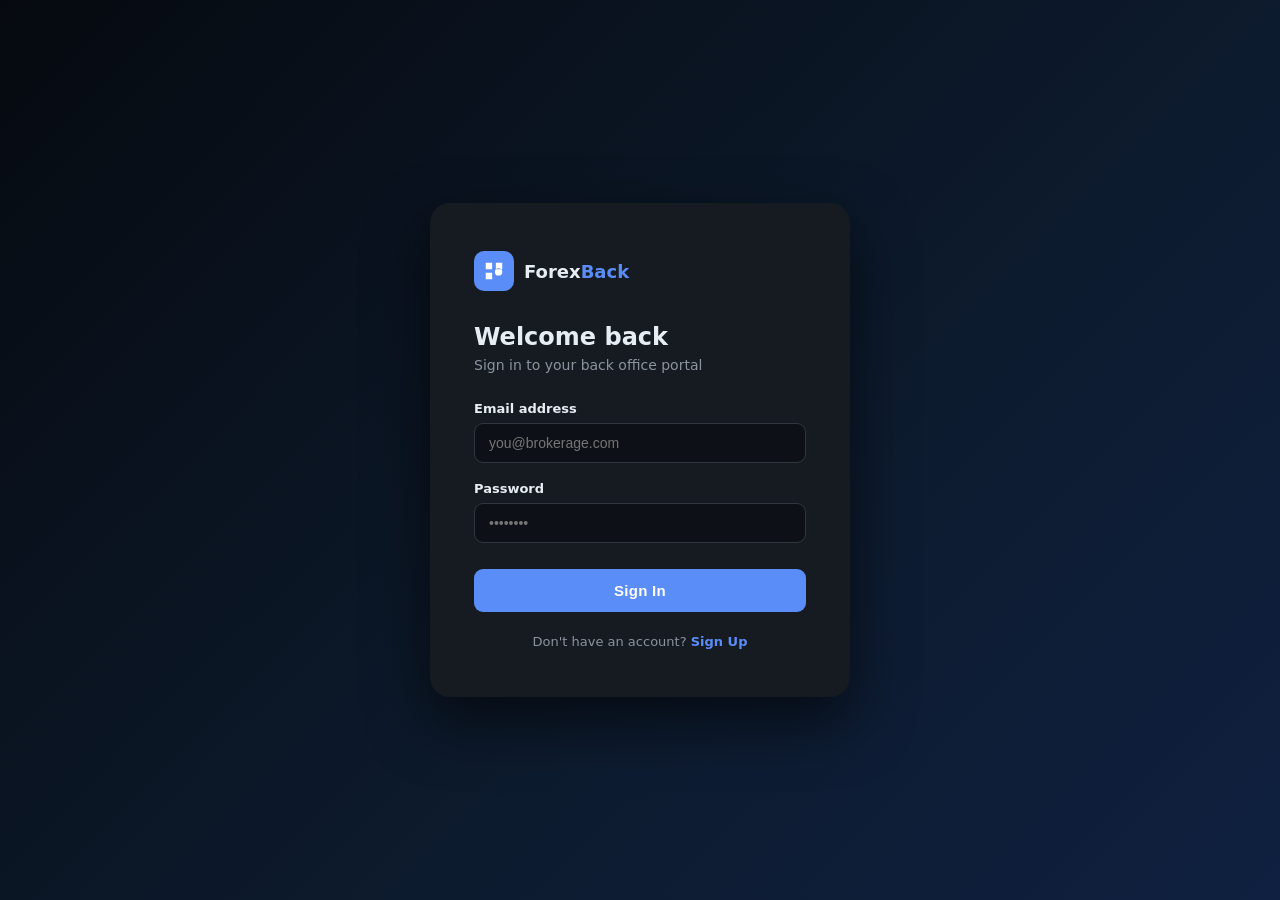
<file: index.html>
<!DOCTYPE html>
<html lang="en">
<head>
  <meta charset="UTF-8" />
  <meta name="viewport" content="width=device-width, initial-scale=1.0" />
  <title>ForexBack — Back Office Portal</title>
  <link rel="stylesheet" href="assets/css/styles.css" />
  <!-- Anti-flash: apply theme before first paint -->
  <script>
    (function () {
      var saved = localStorage.getItem('forexback-theme');
      var isDark;
      if (saved === 'dark')       { isDark = true; }
      else if (saved === 'light') { isDark = false; }
      else {
        var h = new Date().getHours();
        isDark = !(h >= 7 && h < 19); // night = dark
      }
      if (isDark) document.documentElement.setAttribute('data-theme', 'dark');
    })();
  </script>
</head>
<body>

  <!-- ══════════════════════════════════════
       LOGIN SCREEN
  ══════════════════════════════════════ -->
  <div id="screen-login" class="auth-wrap">
    <div class="auth-card">

      <div class="auth-brand">
        <div class="logo-icon">
          <svg viewBox="0 0 24 24"><path d="M3 3h7v7H3zm11 0h7v7h-7zM3 14h7v7H3zm14 3a4 4 0 1 0 0-8 4 4 0 0 0 0 8z"/></svg>
        </div>
        <div class="logo-text">Forex<span>Back</span></div>
      </div>

      <div class="auth-title">Welcome back</div>
      <div class="auth-sub">Sign in to your back office portal</div>

      <div class="form-group">
        <label for="login-email">Email address</label>
        <input type="email" id="login-email" placeholder="you@brokerage.com" />
      </div>

      <div class="form-group">
        <label for="login-pass">Password</label>
        <input type="password" id="login-pass" placeholder="••••••••" />
        <div class="error-msg" id="login-error">Please enter your email and password.</div>
      </div>

      <button class="btn-primary" onclick="doLogin()">Sign In</button>

      <div class="auth-footer">
        Don't have an account? <a onclick="show('screen-signup')">Sign Up</a>
      </div>

    </div>
  </div>


  <!-- ══════════════════════════════════════
       SIGN UP SCREEN
  ══════════════════════════════════════ -->
  <div id="screen-signup" class="auth-wrap hidden">
    <div class="auth-card">

      <div class="auth-brand">
        <div class="logo-icon">
          <svg viewBox="0 0 24 24"><path d="M3 3h7v7H3zm11 0h7v7h-7zM3 14h7v7H3zm14 3a4 4 0 1 0 0-8 4 4 0 0 0 0 8z"/></svg>
        </div>
        <div class="logo-text">Forex<span>Back</span></div>
      </div>

      <div class="auth-title">Create account</div>
      <div class="auth-sub">Join the back office team</div>

      <div class="form-group">
        <label for="signup-name">Full name</label>
        <input type="text" id="signup-name" placeholder="Jane Smith" />
      </div>

      <div class="form-group">
        <label for="signup-email">Email address</label>
        <input type="email" id="signup-email" placeholder="you@brokerage.com" />
      </div>

      <div class="form-group">
        <label for="signup-pass">Password</label>
        <input type="password" id="signup-pass" placeholder="••••••••" />
        <div class="error-msg" id="signup-error">Please fill in all fields.</div>
      </div>

      <button class="btn-primary" onclick="doSignup()">Create Account</button>

      <div class="auth-footer">
        Already have an account? <a onclick="show('screen-login')">Sign In</a>
      </div>

    </div>
  </div>


  <!-- ══════════════════════════════════════
       DASHBOARD SCREEN
  ══════════════════════════════════════ -->
  <div id="screen-dashboard" class="app hidden">

    <!-- ── Sidebar ── -->
    <aside class="sidebar">

      <div class="sb-brand">
        <div class="logo-icon">
          <svg viewBox="0 0 24 24"><path d="M3 3h7v7H3zm11 0h7v7h-7zM3 14h7v7H3zm14 3a4 4 0 1 0 0-8 4 4 0 0 0 0 8z"/></svg>
        </div>
        <div class="logo-text">Forex<span>Back</span></div>
      </div>

      <!-- Main -->
      <div class="sb-section">
        <div class="sb-section-label">Main</div>
        <a class="nav-item active" onclick="setNav(this)">
          <svg viewBox="0 0 24 24" fill="currentColor"><path d="M10 20v-6h4v6h5v-8h3L12 3 2 12h3v8z"/></svg>
          Overview
        </a>
        <a class="nav-item" onclick="setNav(this)">
          <svg viewBox="0 0 24 24" fill="currentColor"><path d="M19 9H5l7 7z"/></svg>
          Withdrawals
          <span class="badge">12</span>
        </a>
        <a class="nav-item" onclick="setNav(this)">
          <svg viewBox="0 0 24 24" fill="currentColor"><path d="M5 15h14L12 8z"/></svg>
          Deposits
        </a>
        <a class="nav-item" onclick="setNav(this)">
          <svg viewBox="0 0 24 24" fill="currentColor"><path d="M6.99 11L3 15l3.99 4v-3H14v-2H6.99v-3zM21 9l-3.99-4v3H10v2h7.01v3L21 9z"/></svg>
          Internal Transfers
        </a>
      </div>

      <!-- Compliance -->
      <div class="sb-section">
        <div class="sb-section-label">Compliance</div>
        <a class="nav-item" onclick="setNav(this)">
          <svg viewBox="0 0 24 24" fill="currentColor"><path d="M12 2l3.09 6.26L22 9.27l-5 4.87 1.18 6.88L12 17.77l-6.18 3.25L7 14.14 2 9.27l6.91-1.01L12 2z"/></svg>
          KYC / AML Review
          <span class="badge">7</span>
        </a>
        <a class="nav-item" onclick="setNav(this)">
          <svg viewBox="0 0 24 24" fill="currentColor"><path d="M14 2H6a2 2 0 0 0-2 2v16a2 2 0 0 0 2 2h12a2 2 0 0 0 2-2V8l-6-6zm-1 1.5L18.5 9H13V3.5zM6 20V4h5v7h7v9H6z"/></svg>
          Documents
        </a>
        <a class="nav-item" onclick="setNav(this)">
          <svg viewBox="0 0 24 24" fill="currentColor"><path d="M1 21h22L12 2 1 21zm12-3h-2v-2h2v2zm0-4h-2v-4h2v4z"/></svg>
          Suspicious Activity
          <span class="badge">3</span>
        </a>
      </div>

      <!-- Accounts -->
      <div class="sb-section">
        <div class="sb-section-label">Accounts</div>
        <a class="nav-item" onclick="setNav(this)">
          <svg viewBox="0 0 24 24" fill="currentColor"><path d="M16 11c1.66 0 2.99-1.34 2.99-3S17.66 5 16 5c-1.66 0-3 1.34-3 3s1.34 3 3 3zm-8 0c1.66 0 2.99-1.34 2.99-3S9.66 5 8 5C6.34 5 5 6.34 5 8s1.34 3 3 3zm0 2c-2.33 0-7 1.17-7 3.5V19h14v-2.5c0-2.33-4.67-3.5-7-3.5zm8 0c-.29 0-.62.02-.97.05 1.16.84 1.97 1.97 1.97 3.45V19h6v-2.5c0-2.33-4.67-3.5-7-3.5z"/></svg>
          Client Accounts
        </a>
        <a class="nav-item" onclick="setNav(this)">
          <svg viewBox="0 0 24 24" fill="currentColor"><path d="M4 10v7h3v-7H4zm6 0v7h3v-7h-3zm-8 12h19v-3H2v3zm14-12v7h3v-7h-3zM11.5 1L2 6v2h19V6l-9.5-5z"/></svg>
          Account Balances
        </a>
        <a class="nav-item" onclick="setNav(this)">
          <svg viewBox="0 0 24 24" fill="currentColor"><path d="M13 3a9 9 0 0 0-9 9H1l3.89 3.89.07.14L9 12H6c0-3.87 3.13-7 7-7s7 3.13 7 7-3.13 7-7 7a6.995 6.995 0 0 1-5.82-3.11l-1.46 1.45A9 9 0 1 0 13 3zm-1 5v5l4.28 2.54.72-1.21L13 12V8h-1z"/></svg>
          Transaction History
        </a>
      </div>

      <!-- Reports -->
      <div class="sb-section">
        <div class="sb-section-label">Reports</div>
        <a class="nav-item" onclick="setNav(this)">
          <svg viewBox="0 0 24 24" fill="currentColor"><path d="M5 9.2h3V19H5V9.2zM10.6 5h2.8v14h-2.8V5zm5.6 8H19v6h-2.8v-6z"/></svg>
          Daily Reports
        </a>
        <a class="nav-item" onclick="setNav(this)">
          <svg viewBox="0 0 24 24" fill="currentColor"><path d="M19 9h-4V3H9v6H5l7 7 7-7zm-8 2V5h2v6h1.17L12 13.17 9.83 11H11zm-6 7h14v2H5v-2z"/></svg>
          Export Data
        </a>
      </div>

      <!-- System -->
      <div class="sb-section">
        <div class="sb-section-label">System</div>
        <a class="nav-item" onclick="setNav(this)">
          <svg viewBox="0 0 24 24" fill="currentColor"><path d="M19.14 12.94c.04-.3.06-.61.06-.94 0-.32-.02-.64-.07-.94l2.03-1.58c.18-.14.23-.41.12-.61l-1.92-3.32a.49.49 0 0 0-.61-.18l-2.39.96c-.5-.38-1.03-.7-1.62-.94l-.36-2.54a.484.484 0 0 0-.48-.41h-3.84c-.24 0-.43.17-.47.41l-.36 2.54c-.59.24-1.13.57-1.62.94l-2.39-.96a.49.49 0 0 0-.61.18L2.98 9.72a.48.48 0 0 0 .12.61l2.03 1.58c-.05.3-.07.62-.07.94s.02.64.07.94l-2.03 1.58a.49.49 0 0 0-.12.61l1.92 3.32c.12.22.41.29.61.18l2.39-.96c.5.38 1.03.7 1.62.94l.36 2.54c.05.24.24.41.48.41h3.84c.24 0 .44-.17.47-.41l.36-2.54c.59-.24 1.13-.56 1.62-.94l2.39.96c.22.08.49 0 .61-.18l1.92-3.32a.48.48 0 0 0-.12-.61l-2.01-1.58zM12 15.6a3.6 3.6 0 1 1 0-7.2 3.6 3.6 0 0 1 0 7.2z"/></svg>
          Settings
        </a>
      </div>

      <!-- User footer -->
      <div class="sb-footer">
        <div class="sb-user">
          <div class="avatar" id="sb-initials">JD</div>
          <div class="sb-user-info">
            <div class="sb-user-name" id="sb-name">Jane Doe</div>
            <div class="sb-user-role">Back Office Staff</div>
          </div>
          <button class="logout-btn" onclick="doLogout()" title="Sign out">
            <svg viewBox="0 0 24 24" fill="currentColor"><path d="M17 7l-1.41 1.41L18.17 11H8v2h10.17l-2.58 2.58L17 17l5-5-5-5zM4 5h8V3H4c-1.1 0-2 .9-2 2v14c0 1.1.9 2 2 2h8v-2H4V5z"/></svg>
          </button>
        </div>
      </div>

    </aside>


    <!-- ── Main content ── -->
    <div class="main">

      <!-- Topbar -->
      <header class="topbar">
        <div class="topbar-title">
          Overview &nbsp;<span>/ Back Office</span>
        </div>

        <div class="topbar-search">
          <svg viewBox="0 0 24 24" fill="currentColor"><path d="M15.5 14h-.79l-.28-.27A6.471 6.471 0 0 0 16 9.5 6.5 6.5 0 1 0 9.5 16c1.61 0 3.09-.59 4.23-1.57l.27.28v.79l5 4.99L20.49 19l-4.99-5zm-6 0C7.01 14 5 11.99 5 9.5S7.01 5 9.5 5 14 7.01 14 9.5 11.99 14 9.5 14z"/></svg>
          <input type="text" placeholder="Search clients, transactions…" />
        </div>

        <div class="topbar-actions">

          <!-- Dark mode toggle -->
          <div class="theme-toggle" onclick="toggleTheme()" title="Toggle dark mode (auto by daylight)">
            <div class="theme-toggle-track">
              <div class="theme-toggle-knob">
                <!-- Sun -->
                <svg class="icon-sun" viewBox="0 0 24 24" fill="currentColor">
                  <path d="M12 7a5 5 0 1 0 0 10A5 5 0 0 0 12 7zm0-5a1 1 0 0 1 1 1v1a1 1 0 0 1-2 0V3a1 1 0 0 1 1-1zm0 17a1 1 0 0 1 1 1v1a1 1 0 0 1-2 0v-1a1 1 0 0 1 1-1zm10-9a1 1 0 0 1 0 2h-1a1 1 0 0 1 0-2h1zM4 11a1 1 0 0 1 0 2H3a1 1 0 0 1 0-2h1zm14.66-6.07a1 1 0 0 1 0 1.41l-.71.71a1 1 0 1 1-1.41-1.41l.71-.71a1 1 0 0 1 1.41 0zM6.05 17.54a1 1 0 0 1 0 1.41l-.71.71a1 1 0 1 1-1.41-1.41l.71-.71a1 1 0 0 1 1.41 0zm12.62 1.41a1 1 0 0 1-1.41 0l-.71-.71a1 1 0 0 1 1.41-1.41l.71.71a1 1 0 0 1 0 1.41zM5.34 6.34a1 1 0 0 1-1.41 0l-.71-.71A1 1 0 1 1 4.63 4.22l.71.71a1 1 0 0 1 0 1.41z"/>
                </svg>
                <!-- Moon -->
                <svg class="icon-moon" viewBox="0 0 24 24" fill="currentColor">
                  <path d="M21 12.79A9 9 0 1 1 11.21 3a7 7 0 0 0 9.79 9.79z"/>
                </svg>
              </div>
            </div>
            <span class="theme-toggle-label" id="theme-label">
              Auto<span class="auto-badge" id="auto-badge">AUTO</span>
            </span>
          </div>

          <div class="topbar-btn">
            <div class="notif-dot"></div>
            <svg viewBox="0 0 24 24" fill="currentColor"><path d="M12 22c1.1 0 2-.9 2-2h-4a2 2 0 0 0 2 2zm6-6v-5c0-3.07-1.64-5.64-4.5-6.32V4a1.5 1.5 0 0 0-3 0v.68C7.63 5.36 6 7.92 6 11v5l-2 2v1h16v-1l-2-2z"/></svg>
          </div>
          <div class="topbar-btn">
            <svg viewBox="0 0 24 24" fill="currentColor"><path d="M20 2H4c-1.1 0-2 .9-2 2v18l4-4h14c1.1 0 2-.9 2-2V4c0-1.1-.9-2-2-2z"/></svg>
          </div>
          <div class="topbar-avatar" id="top-initials">JD</div>
        </div>
      </header>

      <!-- Page content -->
      <div class="content">
        <div class="page-date" id="page-date"></div>

        <!-- ── Stat cards ── -->
        <div class="stat-grid">

          <div class="stat-card blue">
            <div class="stat-top">
              <div class="stat-label">Pending Withdrawals</div>
              <div class="stat-icon blue">
                <svg viewBox="0 0 24 24" fill="currentColor"><path d="M19 9h-4V3H9v6H5l7 7 7-7zm-8 2V5h2v6h1.17L12 13.17 9.83 11H11zm-6 7h14v2H5v-2z"/></svg>
              </div>
            </div>
            <div class="stat-val">12</div>
            <div class="stat-sub">Total value <b>$84,320</b></div>
          </div>

          <div class="stat-card warn">
            <div class="stat-top">
              <div class="stat-label">KYC Pending</div>
              <div class="stat-icon warn">
                <svg viewBox="0 0 24 24" fill="currentColor"><path d="M12 2l3.09 6.26L22 9.27l-5 4.87 1.18 6.88L12 17.77l-6.18 3.25L7 14.14 2 9.27l6.91-1.01L12 2z"/></svg>
              </div>
            </div>
            <div class="stat-val">7</div>
            <div class="stat-sub"><b class="down">+3</b> since yesterday</div>
          </div>

          <div class="stat-card green">
            <div class="stat-top">
              <div class="stat-label">Deposits Today</div>
              <div class="stat-icon green">
                <svg viewBox="0 0 24 24" fill="currentColor"><path d="M5 15h14L12 8z"/></svg>
              </div>
            </div>
            <div class="stat-val">$142k</div>
            <div class="stat-sub"><b>↑ 18%</b> vs yesterday</div>
          </div>

          <div class="stat-card red">
            <div class="stat-top">
              <div class="stat-label">SAR Alerts</div>
              <div class="stat-icon red">
                <svg viewBox="0 0 24 24" fill="currentColor"><path d="M1 21h22L12 2 1 21zm12-3h-2v-2h2v2zm0-4h-2v-4h2v4z"/></svg>
              </div>
            </div>
            <div class="stat-val">3</div>
            <div class="stat-sub">Require immediate review</div>
          </div>

        </div>

        <!-- ── Middle row ── -->
        <div class="lower-grid">

          <!-- Pending Withdrawals table -->
          <div class="widget">
            <div class="widget-head">
              <h3>Pending Withdrawal Requests</h3>
              <a class="see-all">View all →</a>
            </div>
            <table>
              <thead>
                <tr>
                  <th>Client</th>
                  <th>Amount</th>
                  <th>Method</th>
                  <th>Status</th>
                </tr>
              </thead>
              <tbody>
                <tr>
                  <td>
                    <div>Oliver Chen</div>
                    <div class="sub">ACC-40221</div>
                  </td>
                  <td><div class="amount">$12,500</div></td>
                  <td>Wire</td>
                  <td><span class="pill pending">Pending</span></td>
                </tr>
                <tr>
                  <td>
                    <div>Sarah Muller</div>
                    <div class="sub">ACC-38819</div>
                  </td>
                  <td><div class="amount">$4,200</div></td>
                  <td>SEPA</td>
                  <td><span class="pill review">In Review</span></td>
                </tr>
                <tr>
                  <td>
                    <div>James Kowalski</div>
                    <div class="sub">ACC-51002</div>
                  </td>
                  <td><div class="amount">$31,000</div></td>
                  <td>Wire</td>
                  <td><span class="pill pending">Pending</span></td>
                </tr>
                <tr>
                  <td>
                    <div>Yuki Tanaka</div>
                    <div class="sub">ACC-29445</div>
                  </td>
                  <td><div class="amount">$8,750</div></td>
                  <td>Crypto</td>
                  <td><span class="pill approved">Approved</span></td>
                </tr>
                <tr>
                  <td>
                    <div>Elena Rossi</div>
                    <div class="sub">ACC-61237</div>
                  </td>
                  <td><div class="amount">$2,870</div></td>
                  <td>Card</td>
                  <td><span class="pill rejected">Rejected</span></td>
                </tr>
              </tbody>
            </table>
          </div>

          <!-- KYC / AML queue -->
          <div class="widget">
            <div class="widget-head">
              <h3>KYC / AML Review Queue</h3>
              <a class="see-all">View all →</a>
            </div>
            <div class="kyc-list">
              <div class="kyc-item">
                <div class="kyc-avatar" style="background:linear-gradient(135deg,#6a4df0,#3b6ef8)">MK</div>
                <div class="kyc-info">
                  <div class="kyc-name">Mikhail Kozlov</div>
                  <div class="kyc-doc">Passport + Proof of Address</div>
                </div>
                <div class="kyc-meta">
                  <div class="kyc-time">2 hrs ago</div>
                  <div class="kyc-action">Review →</div>
                </div>
              </div>
              <div class="kyc-item">
                <div class="kyc-avatar" style="background:linear-gradient(135deg,#f59e0b,#ef4444)">AP</div>
                <div class="kyc-info">
                  <div class="kyc-name">Amara Patel</div>
                  <div class="kyc-doc">National ID — image blurry</div>
                </div>
                <div class="kyc-meta">
                  <div class="kyc-time">4 hrs ago</div>
                  <div class="kyc-action">Review →</div>
                </div>
              </div>
              <div class="kyc-item">
                <div class="kyc-avatar" style="background:linear-gradient(135deg,#10b981,#3b6ef8)">RL</div>
                <div class="kyc-info">
                  <div class="kyc-name">Ricardo Lopez</div>
                  <div class="kyc-doc">Source of Funds declaration</div>
                </div>
                <div class="kyc-meta">
                  <div class="kyc-time">6 hrs ago</div>
                  <div class="kyc-action">Review →</div>
                </div>
              </div>
              <div class="kyc-item">
                <div class="kyc-avatar" style="background:linear-gradient(135deg,#ec4899,#8b5cf6)">FO</div>
                <div class="kyc-info">
                  <div class="kyc-name">Fatima Omar</div>
                  <div class="kyc-doc">Utility Bill + Bank Statement</div>
                </div>
                <div class="kyc-meta">
                  <div class="kyc-time">8 hrs ago</div>
                  <div class="kyc-action">Review →</div>
                </div>
              </div>
              <div class="kyc-item">
                <div class="kyc-avatar" style="background:linear-gradient(135deg,#14b8a6,#0ea5e9)">TW</div>
                <div class="kyc-info">
                  <div class="kyc-name">Thomas Wren</div>
                  <div class="kyc-doc">Enhanced Due Diligence</div>
                </div>
                <div class="kyc-meta">
                  <div class="kyc-time">Yesterday</div>
                  <div class="kyc-action">Review →</div>
                </div>
              </div>
            </div>
          </div>

        </div>

        <!-- ── Bottom row ── -->
        <div class="bottom-grid">

          <!-- Activity feed -->
          <div class="widget">
            <div class="widget-head">
              <h3>Recent Activity</h3>
              <a class="see-all">See log →</a>
            </div>
            <div class="activity-list">
              <div class="activity-item">
                <div class="activity-dot" style="background:var(--success)"></div>
                <div>
                  <div class="act-text"><span class="name">You</span> approved withdrawal #WD-8821 for Oliver Chen</div>
                  <div class="act-time">10:42 AM</div>
                </div>
              </div>
              <div class="activity-item">
                <div class="activity-dot" style="background:var(--warn)"></div>
                <div>
                  <div class="act-text"><span class="name">Sarah M.</span> flagged KYC document as unreadable — Amara Patel</div>
                  <div class="act-time">9:15 AM</div>
                </div>
              </div>
              <div class="activity-item">
                <div class="activity-dot" style="background:var(--accent)"></div>
                <div>
                  <div class="act-text">New deposit $18,500 from <span class="name">James Kowalski</span> via Wire</div>
                  <div class="act-time">8:57 AM</div>
                </div>
              </div>
              <div class="activity-item">
                <div class="activity-dot" style="background:var(--danger)"></div>
                <div>
                  <div class="act-text">SAR alert triggered for <span class="name">ACC-77430</span> — unusual deposit pattern</div>
                  <div class="act-time">8:30 AM</div>
                </div>
              </div>
              <div class="activity-item">
                <div class="activity-dot" style="background:var(--success)"></div>
                <div>
                  <div class="act-text"><span class="name">You</span> completed KYC verification for Ricardo Lopez</div>
                  <div class="act-time">Yesterday, 5:12 PM</div>
                </div>
              </div>
              <div class="activity-item">
                <div class="activity-dot" style="background:var(--muted)"></div>
                <div>
                  <div class="act-text">Withdrawal #WD-8807 rejected — <span class="name">Elena Rossi</span> (AML hold)</div>
                  <div class="act-time">Yesterday, 3:44 PM</div>
                </div>
              </div>
            </div>
          </div>

          <!-- Quick actions -->
          <div class="widget">
            <div class="widget-head">
              <h3>Quick Actions</h3>
            </div>
            <div class="qa-grid">
              <button class="qa-btn">
                <svg viewBox="0 0 24 24" fill="currentColor"><path d="M9 16.17L4.83 12l-1.42 1.41L9 19 21 7l-1.41-1.41L9 16.17z"/></svg>
                Approve Withdrawal
              </button>
              <button class="qa-btn">
                <svg viewBox="0 0 24 24" fill="currentColor"><path d="M12 2l3.09 6.26L22 9.27l-5 4.87 1.18 6.88L12 17.77l-6.18 3.25L7 14.14 2 9.27l6.91-1.01L12 2z"/></svg>
                Verify KYC Doc
              </button>
              <button class="qa-btn">
                <svg viewBox="0 0 24 24" fill="currentColor"><path d="M14 2H6a2 2 0 0 0-2 2v16a2 2 0 0 0 2 2h12a2 2 0 0 0 2-2V8l-6-6zm-1 1.5L18.5 9H13V3.5zM6 20V4h5v7h7v9H6z"/></svg>
                Upload Document
              </button>
              <button class="qa-btn">
                <svg viewBox="0 0 24 24" fill="currentColor"><path d="M1 21h22L12 2 1 21zm12-3h-2v-2h2v2zm0-4h-2v-4h2v4z"/></svg>
                File SAR Report
              </button>
              <button class="qa-btn">
                <svg viewBox="0 0 24 24" fill="currentColor"><path d="M20 2H4c-1.1 0-2 .9-2 2v18l4-4h14c1.1 0 2-.9 2-2V4c0-1.1-.9-2-2-2z"/></svg>
                Message Client
              </button>
              <button class="qa-btn">
                <svg viewBox="0 0 24 24" fill="currentColor"><path d="M19 9h-4V3H9v6H5l7 7 7-7zm-8 2V5h2v6h1.17L12 13.17 9.83 11H11zm-6 7h14v2H5v-2z"/></svg>
                Export Report
              </button>
            </div>
          </div>

        </div>
      </div>
      <!-- /content -->

    </div>
    <!-- /main -->

  </div>
  <!-- /screen-dashboard -->

  <script src="assets/js/app.js"></script>
</body>
</html>
</file>
<file: assets/css/styles.css>
/* ── Reset & Base ── */
*, *::before, *::after {
  box-sizing: border-box;
  margin: 0;
  padding: 0;
}

/* ════════════════════════════════
   LIGHT THEME TOKENS (default)
════════════════════════════════ */
:root {
  --bg:          #f0f2f7;
  --sidebar-bg:  #0f1623;
  --sidebar-w:   240px;
  --accent:      #3b6ef8;
  --accent-lite: #ebf0ff;
  --text:        #1a2236;
  --muted:       #6b7a99;
  --card:        #ffffff;
  --border:      #e2e8f0;
  --danger:      #ef4444;
  --warn:        #f59e0b;
  --success:     #10b981;
  --radius:      12px;
  --shadow:      0 2px 12px rgba(0, 0, 0, .08);
  --trans:       .2s ease;

  /* toggle-specific */
  --toggle-bg:        #e2e8f0;
  --toggle-knob:      #ffffff;
  --toggle-icon-sun:  1;
  --toggle-icon-moon: 0;
}

/* ════════════════════════════════
   DARK THEME TOKENS
   Dark-luxury: deep surfaces, blue-grey tones, vivid accent
════════════════════════════════ */
[data-theme="dark"] {
  --bg:          #0d1117;
  --sidebar-bg:  #080c12;
  --accent:      #5b8df8;
  --accent-lite: #1a2540;
  --text:        #e6edf3;
  --muted:       #8b949e;
  --card:        #161b22;
  --border:      #30363d;
  --shadow:      0 2px 16px rgba(0, 0, 0, .4);

  /* toggle-specific */
  --toggle-bg:        #30363d;
  --toggle-knob:      #5b8df8;
  --toggle-icon-sun:  0;
  --toggle-icon-moon: 1;
}

/* Smooth theme transition on all elements */
body,
body * {
  transition:
    background-color .3s ease,
    border-color     .3s ease,
    color            .15s ease,
    box-shadow       .3s ease;
}

/* Prevent transition flash on page load */
body.no-transition,
body.no-transition * {
  transition: none !important;
}

body {
  font-family: 'Segoe UI', system-ui, sans-serif;
  background: var(--bg);
  color: var(--text);
  min-height: 100vh;
}

/* ── Dark mode — auth gradient stays dark regardless ── */
[data-theme="dark"] .auth-wrap {
  background: linear-gradient(135deg, #060a10 0%, #0d1b2e 60%, #0f2040 100%);
}

[data-theme="dark"] .auth-card {
  background: var(--card);
  box-shadow: 0 24px 60px rgba(0, 0, 0, .6);
}

[data-theme="dark"] .form-group input {
  background: #0d1117;
  color: var(--text);
  border-color: var(--border);
}

[data-theme="dark"] tr:hover td { background: #1c2128; }
[data-theme="dark"] th          { background: #0d1117; }

[data-theme="dark"] .topbar-search { background: #0d1117; }
[data-theme="dark"] .topbar-btn    { background: #1c2128; }
[data-theme="dark"] .topbar-btn:hover {
  background: var(--accent-lite);
  border-color: var(--accent);
}

[data-theme="dark"] .qa-btn          { background: #1c2128; }
[data-theme="dark"] .qa-btn:hover    { background: var(--accent-lite); }
[data-theme="dark"] .kyc-item:hover  { background: #1c2128; }

/* ── Utility ── */
.hidden { display: none !important; }

input:focus {
  outline: none;
  border-color: var(--accent) !important;
  box-shadow: 0 0 0 3px rgba(59, 110, 248, .15);
}

/* ════════════════════════════════
   AUTH SCREENS (login / signup)
════════════════════════════════ */
.auth-wrap {
  min-height: 100vh;
  display: flex;
  align-items: center;
  justify-content: center;
  background: linear-gradient(135deg, #0f1623 0%, #1a2748 60%, #223060 100%);
  padding: 24px;
}

.auth-card {
  background: var(--card);
  border-radius: 20px;
  padding: 48px 44px;
  width: 100%;
  max-width: 420px;
  box-shadow: 0 24px 60px rgba(0, 0, 0, .35);
}

.auth-brand {
  display: flex;
  align-items: center;
  gap: 10px;
  margin-bottom: 32px;
}

.auth-brand .logo-icon {
  width: 40px;
  height: 40px;
  background: var(--accent);
  border-radius: 10px;
  display: grid;
  place-items: center;
}

.auth-brand .logo-icon svg { width: 22px; height: 22px; fill: #fff; }
.auth-brand .logo-text { font-size: 18px; font-weight: 700; color: var(--text); }
.auth-brand .logo-text span { color: var(--accent); }

.auth-title { font-size: 24px; font-weight: 700; margin-bottom: 6px; }
.auth-sub   { font-size: 14px; color: var(--muted); margin-bottom: 28px; }

.form-group { margin-bottom: 18px; }

.form-group label {
  display: block;
  font-size: 13px;
  font-weight: 600;
  margin-bottom: 7px;
  color: var(--text);
}

.form-group input {
  width: 100%;
  padding: 11px 14px;
  border: 1.5px solid var(--border);
  border-radius: 9px;
  font-size: 14px;
  color: var(--text);
  background: #fafbfd;
  transition: var(--trans);
}

.btn-primary {
  width: 100%;
  padding: 13px;
  background: var(--accent);
  color: #fff;
  border: none;
  border-radius: 9px;
  font-size: 15px;
  font-weight: 600;
  cursor: pointer;
  margin-top: 8px;
  transition: background var(--trans), transform var(--trans);
  letter-spacing: .3px;
}

.btn-primary:hover  { background: #2a57e0; transform: translateY(-1px); }
.btn-primary:active { transform: translateY(0); }

.auth-footer { text-align: center; margin-top: 22px; font-size: 13px; color: var(--muted); }

.auth-footer a {
  color: var(--accent);
  font-weight: 600;
  text-decoration: none;
  cursor: pointer;
}

.auth-footer a:hover { text-decoration: underline; }

.error-msg { display: none; color: var(--danger); font-size: 13px; margin-top: 6px; }

/* ════════════════════════════════
   DASHBOARD LAYOUT
════════════════════════════════ */
.app { display: flex; height: 100vh; overflow: hidden; }

/* ── Sidebar ── */
.sidebar {
  width: var(--sidebar-w);
  background: var(--sidebar-bg);
  display: flex;
  flex-direction: column;
  flex-shrink: 0;
  padding: 0 0 20px;
  overflow-y: auto;
}

.sb-brand {
  display: flex;
  align-items: center;
  gap: 10px;
  padding: 22px 20px;
  border-bottom: 1px solid rgba(255, 255, 255, .06);
  margin-bottom: 10px;
}

.sb-brand .logo-icon {
  width: 36px;
  height: 36px;
  background: var(--accent);
  border-radius: 9px;
  display: grid;
  place-items: center;
  flex-shrink: 0;
}

.sb-brand .logo-icon svg { width: 20px; height: 20px; fill: #fff; }
.sb-brand .logo-text { font-size: 16px; font-weight: 700; color: #fff; }
.sb-brand .logo-text span { color: #6a9bf4; }

.sb-section { padding: 4px 12px; margin-top: 6px; }

.sb-section-label {
  font-size: 10px;
  font-weight: 700;
  letter-spacing: 1.2px;
  text-transform: uppercase;
  color: rgba(255, 255, 255, .3);
  padding: 0 8px;
  margin-bottom: 6px;
}

.nav-item {
  display: flex;
  align-items: center;
  gap: 10px;
  padding: 10px 12px;
  border-radius: 9px;
  cursor: pointer;
  color: rgba(255, 255, 255, .55);
  font-size: 13.5px;
  font-weight: 500;
  transition: all var(--trans);
  margin-bottom: 2px;
  text-decoration: none;
}

.nav-item svg { width: 17px; height: 17px; flex-shrink: 0; }
.nav-item:hover  { background: rgba(255, 255, 255, .07); color: #fff; }
.nav-item.active { background: var(--accent); color: #fff; }

.nav-item .badge {
  margin-left: auto;
  background: var(--danger);
  color: #fff;
  font-size: 10px;
  font-weight: 700;
  padding: 2px 6px;
  border-radius: 20px;
  min-width: 20px;
  text-align: center;
}

.sb-footer {
  margin-top: auto;
  padding: 16px 20px 0;
  border-top: 1px solid rgba(255, 255, 255, .06);
}

.sb-user {
  display: flex;
  align-items: center;
  gap: 10px;
  padding: 10px;
  border-radius: 10px;
  cursor: pointer;
  transition: background var(--trans);
}

.sb-user:hover { background: rgba(255, 255, 255, .06); }

.sb-user .avatar {
  width: 36px;
  height: 36px;
  border-radius: 50%;
  background: linear-gradient(135deg, #3b6ef8, #6a4df0);
  display: grid;
  place-items: center;
  color: #fff;
  font-weight: 700;
  font-size: 14px;
  flex-shrink: 0;
}

.sb-user-info { flex: 1; min-width: 0; }
.sb-user-name { font-size: 13px; font-weight: 600; color: #fff; white-space: nowrap; overflow: hidden; text-overflow: ellipsis; }
.sb-user-role { font-size: 11px; color: rgba(255, 255, 255, .4); margin-top: 1px; }

.logout-btn {
  background: none;
  border: none;
  cursor: pointer;
  color: rgba(255, 255, 255, .35);
  padding: 4px;
  border-radius: 6px;
  transition: color var(--trans);
}

.logout-btn:hover { color: var(--danger); }
.logout-btn svg  { width: 16px; height: 16px; }

/* ── Main area ── */
.main { flex: 1; display: flex; flex-direction: column; overflow: hidden; }

.topbar {
  background: var(--card);
  padding: 0 28px;
  height: 64px;
  display: flex;
  align-items: center;
  gap: 16px;
  border-bottom: 1px solid var(--border);
  flex-shrink: 0;
}

.topbar-title { font-size: 18px; font-weight: 700; flex: 1; }
.topbar-title span { color: var(--muted); font-weight: 400; font-size: 14px; }

.topbar-search {
  display: flex;
  align-items: center;
  gap: 8px;
  background: var(--bg);
  border: 1.5px solid var(--border);
  border-radius: 9px;
  padding: 8px 14px;
  width: 220px;
  color: var(--muted);
  font-size: 13px;
}

.topbar-search svg { width: 15px; height: 15px; flex-shrink: 0; }
.topbar-search input { border: none; background: none; outline: none; font-size: 13px; color: var(--text); width: 100%; }

.topbar-actions { display: flex; align-items: center; gap: 12px; }

.topbar-btn {
  width: 38px;
  height: 38px;
  background: var(--bg);
  border: 1.5px solid var(--border);
  border-radius: 9px;
  display: grid;
  place-items: center;
  cursor: pointer;
  color: var(--muted);
  position: relative;
  transition: all var(--trans);
}

.topbar-btn:hover { background: var(--accent-lite); border-color: var(--accent); color: var(--accent); }
.topbar-btn svg  { width: 16px; height: 16px; }

.notif-dot {
  position: absolute;
  top: 6px;
  right: 6px;
  width: 7px;
  height: 7px;
  background: var(--danger);
  border-radius: 50%;
  border: 1.5px solid var(--card);
}

.topbar-avatar {
  width: 38px;
  height: 38px;
  border-radius: 50%;
  background: linear-gradient(135deg, #3b6ef8, #6a4df0);
  display: grid;
  place-items: center;
  color: #fff;
  font-weight: 700;
  font-size: 14px;
  cursor: pointer;
}

.content { flex: 1; overflow-y: auto; padding: 28px; }

/* ── Date ── */
.page-date { font-size: 13px; color: var(--muted); margin-bottom: 22px; }

/* ── Stat cards ── */
.stat-grid {
  display: grid;
  grid-template-columns: repeat(4, 1fr);
  gap: 18px;
  margin-bottom: 26px;
}

.stat-card {
  background: var(--card);
  border-radius: var(--radius);
  padding: 22px 20px;
  box-shadow: var(--shadow);
  display: flex;
  flex-direction: column;
  gap: 12px;
  position: relative;
  overflow: hidden;
}

.stat-card::before {
  content: '';
  position: absolute;
  top: 0; left: 0; right: 0;
  height: 3px;
}

.stat-card.blue::before  { background: var(--accent); }
.stat-card.green::before { background: var(--success); }
.stat-card.warn::before  { background: var(--warn); }
.stat-card.red::before   { background: var(--danger); }

.stat-top { display: flex; align-items: flex-start; justify-content: space-between; }

.stat-label {
  font-size: 12px;
  font-weight: 600;
  color: var(--muted);
  text-transform: uppercase;
  letter-spacing: .6px;
}

.stat-icon {
  width: 38px;
  height: 38px;
  border-radius: 9px;
  display: grid;
  place-items: center;
}

.stat-icon svg { width: 18px; height: 18px; }
.stat-icon.blue  { background: #ebf0ff; color: var(--accent); }
.stat-icon.green { background: #d1fae5; color: var(--success); }
.stat-icon.warn  { background: #fef3c7; color: var(--warn); }
.stat-icon.red   { background: #fee2e2; color: var(--danger); }

.stat-val { font-size: 28px; font-weight: 800; letter-spacing: -.5px; }
.stat-sub { font-size: 12px; color: var(--muted); }
.stat-sub b      { color: var(--success); }
.stat-sub b.down { color: var(--danger); }

/* ── Two-column middle row ── */
.lower-grid  { display: grid; grid-template-columns: 1fr 1fr; gap: 20px; margin-bottom: 26px; }
.bottom-grid { display: grid; grid-template-columns: 1fr 1fr; gap: 20px; }

/* ── Widget card ── */
.widget {
  background: var(--card);
  border-radius: var(--radius);
  box-shadow: var(--shadow);
  overflow: hidden;
}

.widget-head {
  padding: 18px 20px;
  border-bottom: 1px solid var(--border);
  display: flex;
  align-items: center;
  justify-content: space-between;
}

.widget-head h3 { font-size: 14px; font-weight: 700; }

.widget-head .see-all {
  font-size: 12px;
  color: var(--accent);
  font-weight: 600;
  cursor: pointer;
  text-decoration: none;
}

.widget-head .see-all:hover { text-decoration: underline; }

/* ── Withdrawals table ── */
table { width: 100%; border-collapse: collapse; }

th {
  text-align: left;
  font-size: 11px;
  font-weight: 700;
  text-transform: uppercase;
  letter-spacing: .6px;
  color: var(--muted);
  padding: 10px 20px;
  background: var(--bg);
  border-bottom: 1px solid var(--border);
}

td {
  padding: 13px 20px;
  font-size: 13px;
  border-bottom: 1px solid var(--border);
  vertical-align: middle;
}

tr:last-child td { border-bottom: none; }
tr:hover td      { background: #f8f9fc; }

.pill {
  display: inline-flex;
  align-items: center;
  gap: 5px;
  padding: 3px 10px;
  border-radius: 20px;
  font-size: 11px;
  font-weight: 700;
}

.pill::before { content: ''; width: 6px; height: 6px; border-radius: 50%; background: currentColor; }
.pill.pending  { background: #fef3c7; color: #92400e; }
.pill.approved { background: #d1fae5; color: #065f46; }
.pill.review   { background: #ede9fe; color: #5b21b6; }
.pill.rejected { background: #fee2e2; color: #991b1b; }

td .amount { font-weight: 700; }
td .sub    { font-size: 11px; color: var(--muted); margin-top: 2px; }

/* ── KYC list ── */
.kyc-list { padding: 6px 0; }

.kyc-item {
  display: flex;
  align-items: center;
  gap: 14px;
  padding: 12px 20px;
  border-bottom: 1px solid var(--border);
  transition: background var(--trans);
  cursor: pointer;
}

.kyc-item:last-child { border-bottom: none; }
.kyc-item:hover      { background: #f8f9fc; }

.kyc-avatar {
  width: 38px;
  height: 38px;
  border-radius: 50%;
  display: grid;
  place-items: center;
  font-weight: 700;
  font-size: 14px;
  color: #fff;
  flex-shrink: 0;
}

.kyc-info { flex: 1; min-width: 0; }
.kyc-name { font-size: 13px; font-weight: 600; }
.kyc-doc  { font-size: 11px; color: var(--muted); margin-top: 2px; }
.kyc-meta { text-align: right; flex-shrink: 0; }
.kyc-time { font-size: 11px; color: var(--muted); }

.kyc-action {
  margin-top: 4px;
  font-size: 11px;
  font-weight: 600;
  color: var(--accent);
  cursor: pointer;
}

/* ── Activity feed ── */
.activity-list { padding: 8px 0; }
.activity-item { display: flex; gap: 12px; padding: 10px 20px; }

.activity-dot {
  width: 8px;
  height: 8px;
  border-radius: 50%;
  margin-top: 5px;
  flex-shrink: 0;
}

.activity-item .act-text { font-size: 13px; line-height: 1.5; }
.activity-item .act-text .name { font-weight: 600; }
.activity-item .act-time { font-size: 11px; color: var(--muted); margin-top: 2px; }

/* ── Quick Actions ── */
.qa-grid {
  display: grid;
  grid-template-columns: 1fr 1fr;
  gap: 10px;
  padding: 16px;
}

.qa-btn {
  display: flex;
  align-items: center;
  gap: 10px;
  padding: 13px 14px;
  border: 1.5px solid var(--border);
  border-radius: 10px;
  cursor: pointer;
  font-size: 13px;
  font-weight: 600;
  color: var(--text);
  background: var(--bg);
  transition: all var(--trans);
  text-align: left;
}

.qa-btn:hover { border-color: var(--accent); background: var(--accent-lite); color: var(--accent); }
.qa-btn svg  { width: 18px; height: 18px; flex-shrink: 0; }

/* ── Dark-mode stat icon tints ── */
[data-theme="dark"] .stat-icon.blue  { background: #1a2540; }
[data-theme="dark"] .stat-icon.green { background: #0d2118; }
[data-theme="dark"] .stat-icon.warn  { background: #231a0a; }
[data-theme="dark"] .stat-icon.red   { background: #220d0d; }

/* ════════════════════════════════
   THEME TOGGLE PILL
════════════════════════════════ */
.theme-toggle {
  display: flex;
  align-items: center;
  gap: 8px;
  cursor: pointer;
  user-select: none;
  padding: 4px 2px;
}

/* The pill track */
.theme-toggle-track {
  position: relative;
  width: 44px;
  height: 24px;
  border-radius: 99px;
  background: var(--toggle-bg);
  border: 1.5px solid var(--border);
  transition: background .3s ease, border-color .3s ease;
  flex-shrink: 0;
}

/* The sliding knob */
.theme-toggle-knob {
  position: absolute;
  top: 2px;
  left: 2px;
  width: 18px;
  height: 18px;
  border-radius: 50%;
  background: var(--toggle-knob);
  box-shadow: 0 1px 4px rgba(0, 0, 0, .25);
  transition: transform .3s cubic-bezier(.34, 1.56, .64, 1), background .3s ease;
  display: grid;
  place-items: center;
}

[data-theme="dark"] .theme-toggle-knob {
  transform: translateX(20px);
}

/* Sun icon (visible in light mode) */
.theme-toggle-knob .icon-sun {
  position: absolute;
  width: 10px;
  height: 10px;
  color: #f59e0b;
  opacity: var(--toggle-icon-sun);
  transition: opacity .2s ease;
}

/* Moon icon (visible in dark mode) */
.theme-toggle-knob .icon-moon {
  position: absolute;
  width: 9px;
  height: 9px;
  color: #e6edf3;
  opacity: var(--toggle-icon-moon);
  transition: opacity .2s ease;
}

/* Auto badge — shown when in auto mode */
.theme-toggle-label {
  font-size: 11px;
  font-weight: 600;
  color: var(--muted);
  white-space: nowrap;
  transition: color .2s ease;
}

.theme-toggle-label .auto-badge {
  display: inline-block;
  font-size: 9px;
  font-weight: 700;
  letter-spacing: .4px;
  text-transform: uppercase;
  background: var(--accent-lite);
  color: var(--accent);
  padding: 1px 5px;
  border-radius: 4px;
  margin-left: 4px;
  vertical-align: middle;
}

/* ── Scrollbar ── */
::-webkit-scrollbar       { width: 5px; height: 5px; }
::-webkit-scrollbar-track { background: transparent; }
::-webkit-scrollbar-thumb { background: var(--border); border-radius: 99px; }
</file>
